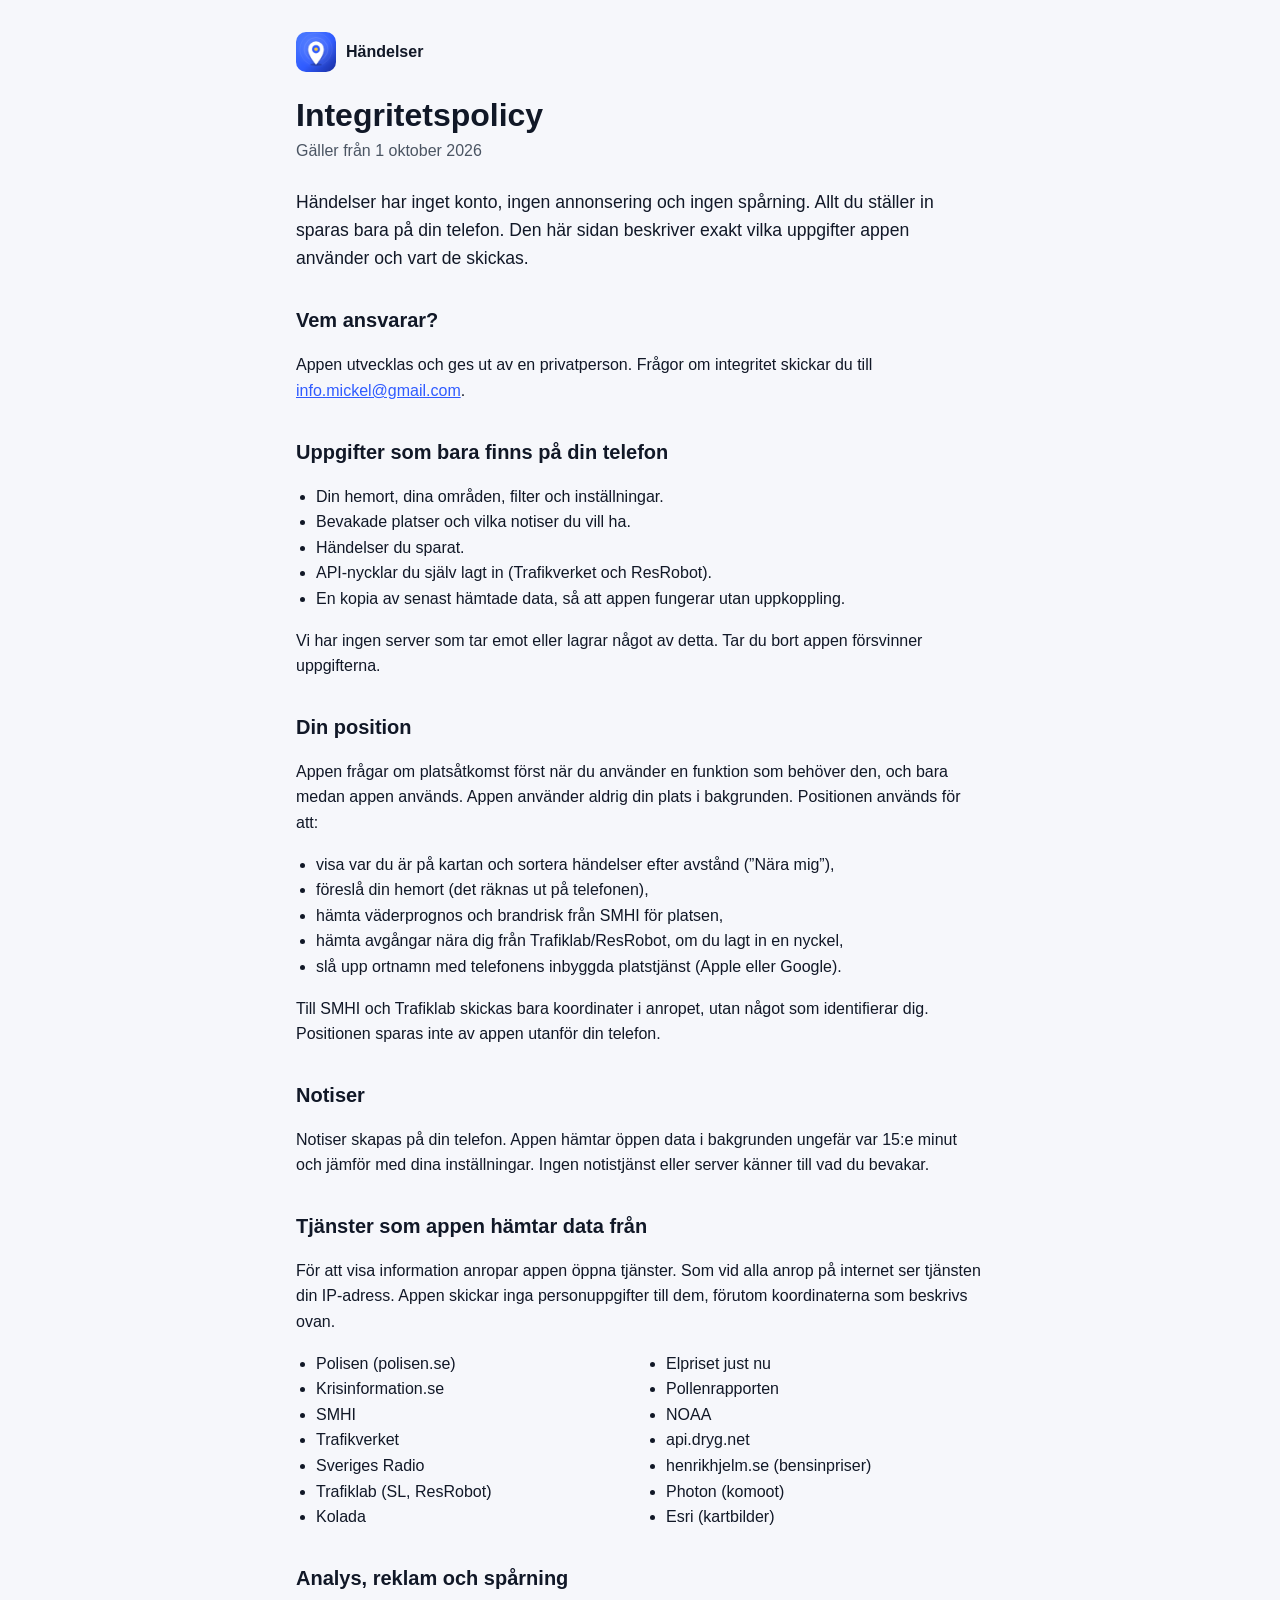
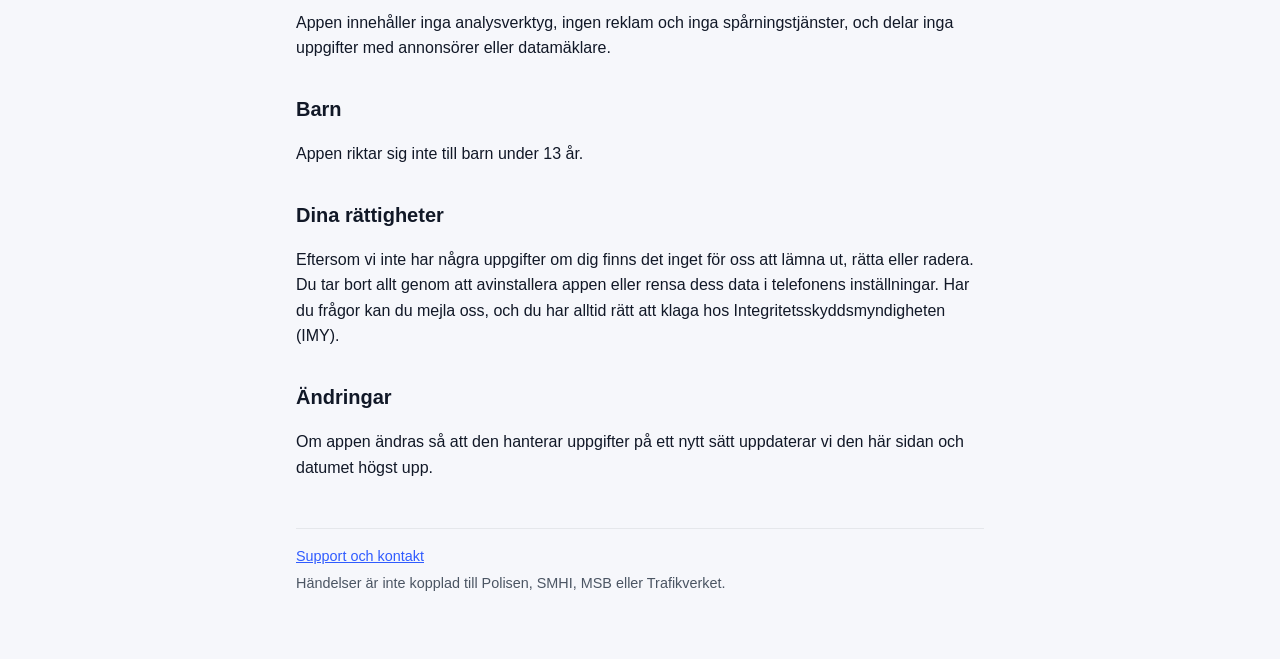
<file: index.html>
<!doctype html>
<html lang="sv">
<head>
  <meta charset="utf-8">
  <meta name="viewport" content="width=device-width, initial-scale=1">
  <title>Integritetspolicy – Händelser</title>
  <meta name="description" content="Integritetspolicy för appen Händelser.">
  <link rel="stylesheet" href="style.css">
  <link rel="icon" href="icon.png">
</head>
<body>
  <main>
    <p class="brand"><img src="icon.png" alt="" width="40" height="40"> Händelser</p>
    <h1>Integritetspolicy</h1>
    <p class="meta">Gäller från 1 oktober 2026</p>

    <p class="lead">
      Händelser har inget konto, ingen annonsering och ingen spårning. Allt du ställer in sparas bara på din
      telefon. Den här sidan beskriver exakt vilka uppgifter appen använder och vart de skickas.
    </p>

    <h2>Vem ansvarar?</h2>
    <p>
      Appen utvecklas och ges ut av en privatperson. Frågor om integritet skickar du till
      <a href="mailto:info.mickel@gmail.com">info.mickel@gmail.com</a>.
    </p>

    <h2>Uppgifter som bara finns på din telefon</h2>
    <ul>
      <li>Din hemort, dina områden, filter och inställningar.</li>
      <li>Bevakade platser och vilka notiser du vill ha.</li>
      <li>Händelser du sparat.</li>
      <li>API-nycklar du själv lagt in (Trafikverket och ResRobot).</li>
      <li>En kopia av senast hämtade data, så att appen fungerar utan uppkoppling.</li>
    </ul>
    <p>
      Vi har ingen server som tar emot eller lagrar något av detta. Tar du bort appen försvinner uppgifterna.
    </p>

    <h2>Din position</h2>
    <p>
      Appen frågar om platsåtkomst först när du använder en funktion som behöver den, och bara medan appen
      används. Appen använder aldrig din plats i bakgrunden. Positionen används för att:
    </p>
    <ul>
      <li>visa var du är på kartan och sortera händelser efter avstånd (”Nära mig”),</li>
      <li>föreslå din hemort (det räknas ut på telefonen),</li>
      <li>hämta väderprognos och brandrisk från SMHI för platsen,</li>
      <li>hämta avgångar nära dig från Trafiklab/ResRobot, om du lagt in en nyckel,</li>
      <li>slå upp ortnamn med telefonens inbyggda platstjänst (Apple eller Google).</li>
    </ul>
    <p>
      Till SMHI och Trafiklab skickas bara koordinater i anropet, utan något som identifierar dig. Positionen
      sparas inte av appen utanför din telefon.
    </p>

    <h2>Notiser</h2>
    <p>
      Notiser skapas på din telefon. Appen hämtar öppen data i bakgrunden ungefär var 15:e minut och jämför med
      dina inställningar. Ingen notistjänst eller server känner till vad du bevakar.
    </p>

    <h2>Tjänster som appen hämtar data från</h2>
    <p>
      För att visa information anropar appen öppna tjänster. Som vid alla anrop på internet ser tjänsten din
      IP-adress. Appen skickar inga personuppgifter till dem, förutom koordinaterna som beskrivs ovan.
    </p>
    <ul class="cols">
      <li>Polisen (polisen.se)</li>
      <li>Krisinformation.se</li>
      <li>SMHI</li>
      <li>Trafikverket</li>
      <li>Sveriges Radio</li>
      <li>Trafiklab (SL, ResRobot)</li>
      <li>Kolada</li>
      <li>Elpriset just nu</li>
      <li>Pollenrapporten</li>
      <li>NOAA</li>
      <li>api.dryg.net</li>
      <li>henrikhjelm.se (bensinpriser)</li>
      <li>Photon (komoot)</li>
      <li>Esri (kartbilder)</li>
    </ul>

    <h2>Analys, reklam och spårning</h2>
    <p>
      Appen innehåller inga analysverktyg, ingen reklam och inga spårningstjänster, och delar inga uppgifter med
      annonsörer eller datamäklare.
    </p>

    <h2>Barn</h2>
    <p>Appen riktar sig inte till barn under 13 år.</p>

    <h2>Dina rättigheter</h2>
    <p>
      Eftersom vi inte har några uppgifter om dig finns det inget för oss att lämna ut, rätta eller radera. Du
      tar bort allt genom att avinstallera appen eller rensa dess data i telefonens inställningar. Har du frågor
      kan du mejla oss, och du har alltid rätt att klaga hos Integritetsskyddsmyndigheten (IMY).
    </p>

    <h2>Ändringar</h2>
    <p>
      Om appen ändras så att den hanterar uppgifter på ett nytt sätt uppdaterar vi den här sidan och datumet
      högst upp.
    </p>

    <footer>
      <a href="support.html">Support och kontakt</a>
      <span>Händelser är inte kopplad till Polisen, SMHI, MSB eller Trafikverket.</span>
    </footer>
  </main>
</body>
</html>
</file>
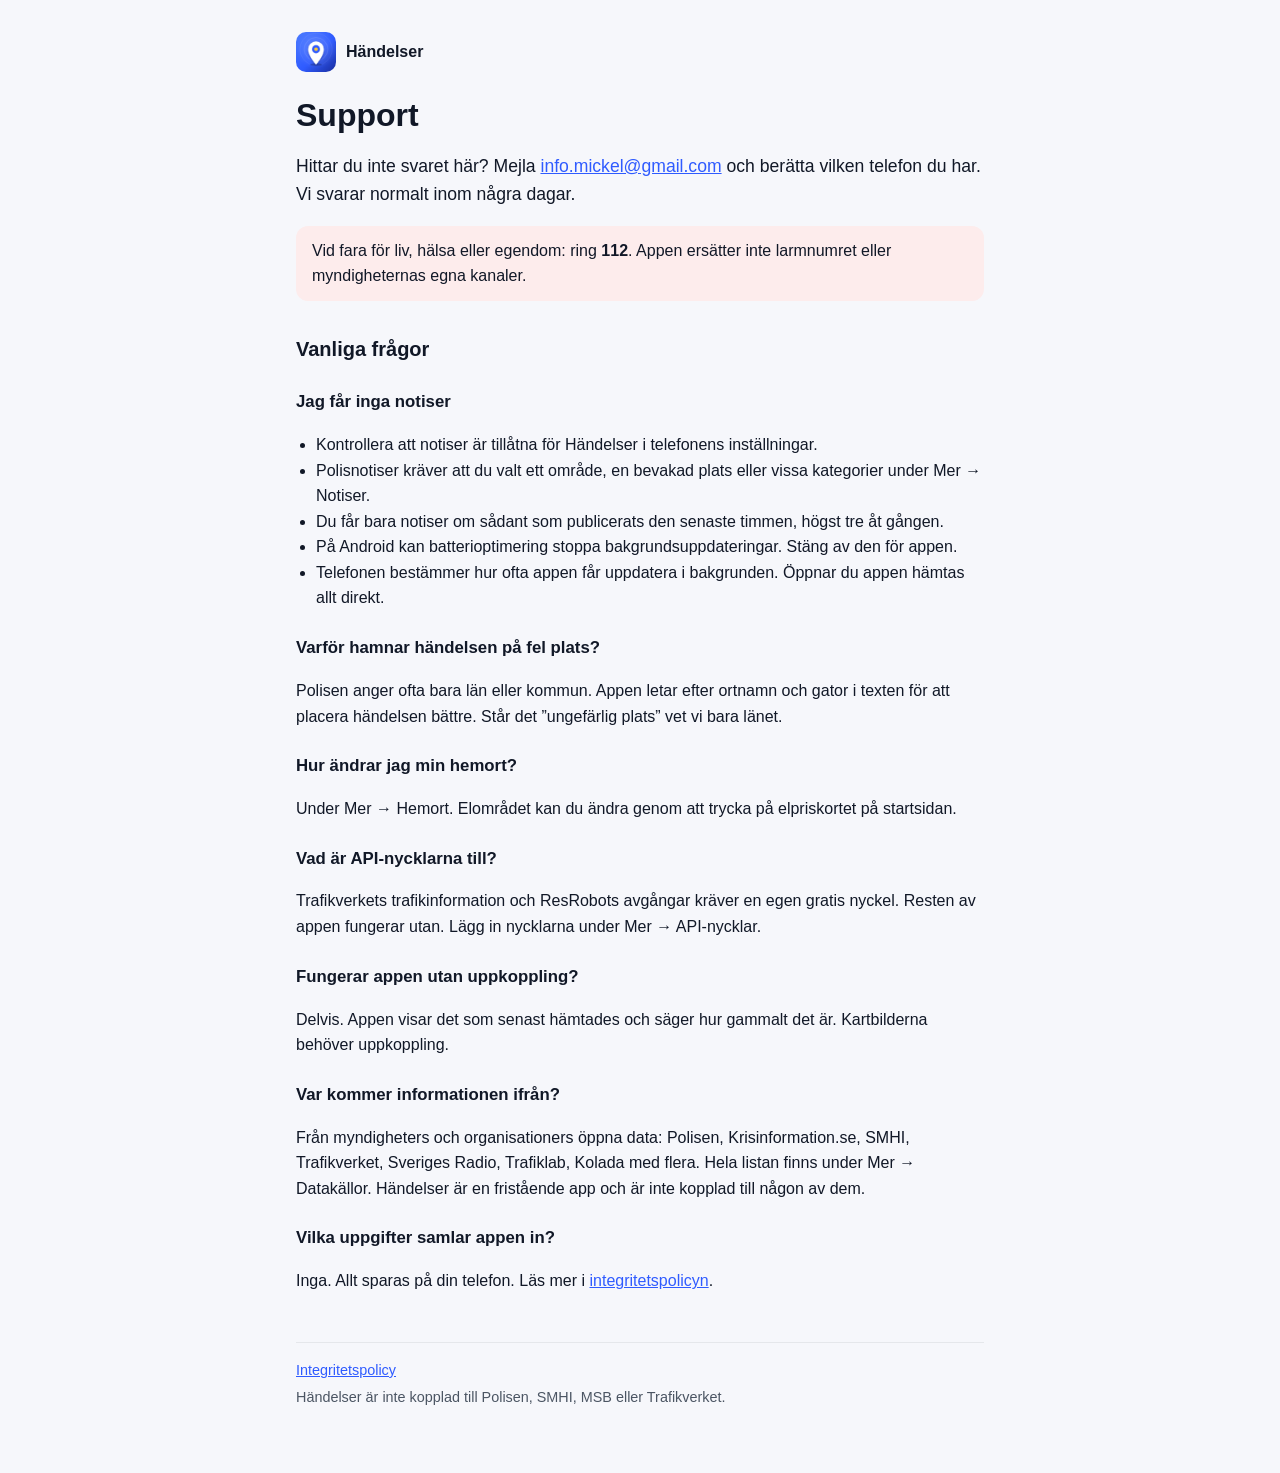
<file: support.html>
<!doctype html>
<html lang="sv">
<head>
  <meta charset="utf-8">
  <meta name="viewport" content="width=device-width, initial-scale=1">
  <title>Support – Händelser</title>
  <meta name="description" content="Hjälp och kontakt för appen Händelser.">
  <link rel="stylesheet" href="style.css">
  <link rel="icon" href="icon.png">
</head>
<body>
  <main>
    <p class="brand"><img src="icon.png" alt="" width="40" height="40"> Händelser</p>
    <h1>Support</h1>
    <p class="lead">
      Hittar du inte svaret här? Mejla <a href="mailto:info.mickel@gmail.com">info.mickel@gmail.com</a> och
      berätta vilken telefon du har. Vi svarar normalt inom några dagar.
    </p>

    <p class="notice">Vid fara för liv, hälsa eller egendom: ring <strong>112</strong>. Appen ersätter inte larmnumret
      eller myndigheternas egna kanaler.</p>

    <h2>Vanliga frågor</h2>

    <h3>Jag får inga notiser</h3>
    <ul>
      <li>Kontrollera att notiser är tillåtna för Händelser i telefonens inställningar.</li>
      <li>Polisnotiser kräver att du valt ett område, en bevakad plats eller vissa kategorier under
        Mer → Notiser.</li>
      <li>Du får bara notiser om sådant som publicerats den senaste timmen, högst tre åt gången.</li>
      <li>På Android kan batterioptimering stoppa bakgrundsuppdateringar. Stäng av den för appen.</li>
      <li>Telefonen bestämmer hur ofta appen får uppdatera i bakgrunden. Öppnar du appen hämtas allt direkt.</li>
    </ul>

    <h3>Varför hamnar händelsen på fel plats?</h3>
    <p>
      Polisen anger ofta bara län eller kommun. Appen letar efter ortnamn och gator i texten för att placera
      händelsen bättre. Står det ”ungefärlig plats” vet vi bara länet.
    </p>

    <h3>Hur ändrar jag min hemort?</h3>
    <p>Under Mer → Hemort. Elområdet kan du ändra genom att trycka på elpriskortet på startsidan.</p>

    <h3>Vad är API-nycklarna till?</h3>
    <p>
      Trafikverkets trafikinformation och ResRobots avgångar kräver en egen gratis nyckel. Resten av appen
      fungerar utan. Lägg in nycklarna under Mer → API-nycklar.
    </p>

    <h3>Fungerar appen utan uppkoppling?</h3>
    <p>
      Delvis. Appen visar det som senast hämtades och säger hur gammalt det är. Kartbilderna behöver uppkoppling.
    </p>

    <h3>Var kommer informationen ifrån?</h3>
    <p>
      Från myndigheters och organisationers öppna data: Polisen, Krisinformation.se, SMHI, Trafikverket,
      Sveriges Radio, Trafiklab, Kolada med flera. Hela listan finns under Mer → Datakällor. Händelser är en
      fristående app och är inte kopplad till någon av dem.
    </p>

    <h3>Vilka uppgifter samlar appen in?</h3>
    <p>Inga. Allt sparas på din telefon. Läs mer i <a href="index.html">integritetspolicyn</a>.</p>

    <footer>
      <a href="index.html">Integritetspolicy</a>
      <span>Händelser är inte kopplad till Polisen, SMHI, MSB eller Trafikverket.</span>
    </footer>
  </main>
</body>
</html>
</file>
<file: style.css>
:root {
  --bg: #f6f7fb;
  --surface: #ffffff;
  --text: #111827;
  --muted: #4b5563;
  --primary: #2f5bff;
  --border: #e5e7eb;
  --notice: #fdecec;
}

@media (prefers-color-scheme: dark) {
  :root {
    --bg: #0b1220;
    --surface: #111a2e;
    --text: #e5e7eb;
    --muted: #9ca3af;
    --primary: #7b9bff;
    --border: #1f2a44;
    --notice: #3a1d22;
  }
}

* {
  box-sizing: border-box;
}

body {
  margin: 0;
  background: var(--bg);
  color: var(--text);
  font: 16px/1.6 -apple-system, BlinkMacSystemFont, "Segoe UI", Roboto, Helvetica, Arial, sans-serif;
}

main {
  max-width: 720px;
  margin: 0 auto;
  padding: 32px 16px 64px;
}

.brand {
  display: flex;
  align-items: center;
  gap: 10px;
  font-weight: 700;
  margin: 0 0 24px;
}

.brand img {
  border-radius: 10px;
}

h1 {
  font-size: 2rem;
  line-height: 1.2;
  margin: 0 0 4px;
}

h2 {
  font-size: 1.25rem;
  margin: 32px 0 8px;
}

h3 {
  font-size: 1.05rem;
  margin: 24px 0 4px;
}

.meta {
  color: var(--muted);
  margin: 0 0 24px;
}

.lead {
  font-size: 1.1rem;
}

.notice {
  background: var(--notice);
  border-radius: 12px;
  padding: 12px 16px;
}

a {
  color: var(--primary);
}

ul {
  padding-left: 1.25rem;
}

.cols {
  columns: 2;
  column-gap: 32px;
}

@media (max-width: 480px) {
  .cols {
    columns: 1;
  }
}

footer {
  display: flex;
  flex-direction: column;
  gap: 4px;
  margin-top: 48px;
  padding-top: 16px;
  border-top: 1px solid var(--border);
  color: var(--muted);
  font-size: 0.9rem;
}
</file>
